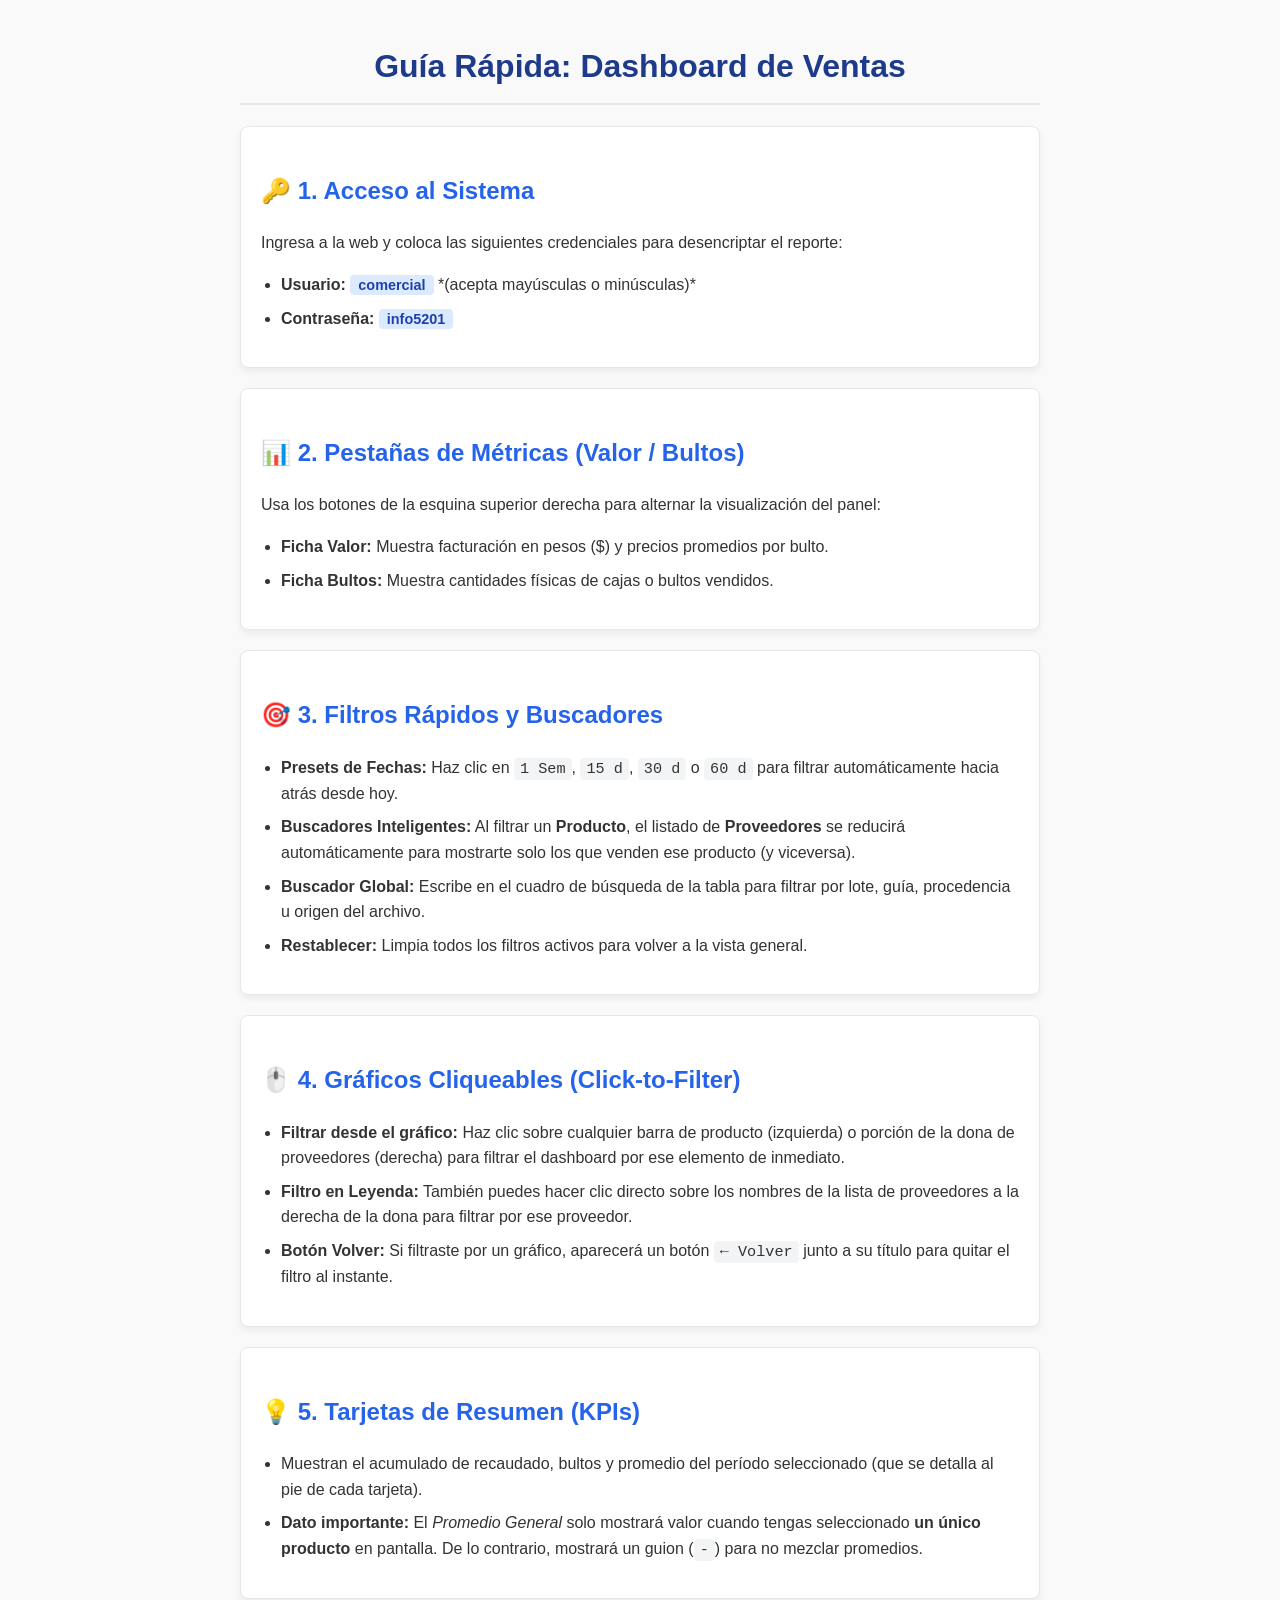
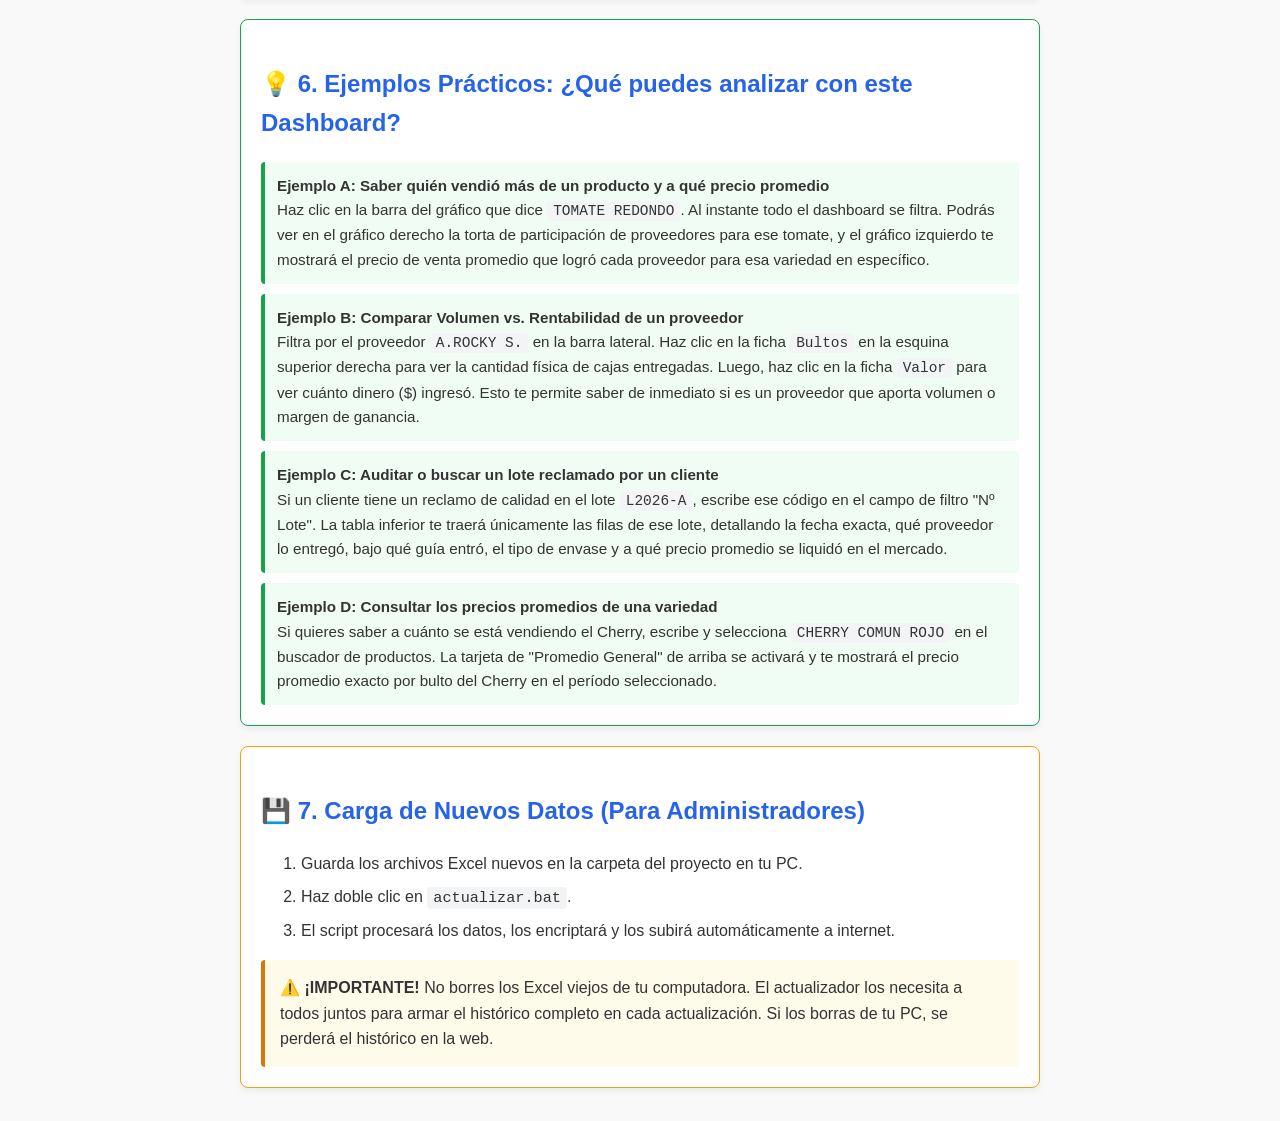
<file: manual de uso.html>
<!DOCTYPE html>
<html lang="es">
<head>
  <meta charset="UTF-8">
  <title>Manual de Usuario - Diario de Ventas MCBA</title>
  <style>
    body {
      font-family: 'Segoe UI', Tahoma, Geneva, Verdana, sans-serif;
      line-height: 1.6;
      color: #333;
      max-width: 800px;
      margin: 0 auto;
      padding: 20px;
      background-color: #f9f9f9;
    }
    h1 {
      color: #1e3a8a;
      border-bottom: 2px solid #e5e7eb;
      padding-bottom: 10px;
      text-align: center;
    }
    h2 {
      color: #2563eb;
      margin-top: 25px;
    }
    .card {
      background: white;
      padding: 20px;
      border-radius: 8px;
      box-shadow: 0 4px 6px rgba(0,0,0,0.05);
      margin-bottom: 20px;
      border: 1px solid #e5e7eb;
    }
    .badge {
      background-color: #dbeafe;
      color: #1e40af;
      padding: 2px 8px;
      border-radius: 4px;
      font-size: 0.9em;
      font-weight: bold;
    }
    .warning {
      background-color: #fffbeb;
      border-left: 4px solid #d97706;
      padding: 15px;
      border-radius: 4px;
      margin-top: 15px;
    }
    ul {
      padding-left: 20px;
    }
    li {
      margin-bottom: 8px;
    }
    code {
      background: #f3f4f6;
      padding: 2px 6px;
      border-radius: 4px;
      font-family: Consolas, monospace;
      font-size: 0.95em;
    }
    .example-box {
      background-color: #f0fdf4;
      border-left: 4px solid #16a34a;
      padding: 12px;
      margin-top: 10px;
      border-radius: 4px;
      font-size: 0.95em;
    }
  </style>
</head>
<body>
  <h1>Guía Rápida: Dashboard de Ventas</h1>
  
  <div class="card">
    <h2>🔑 1. Acceso al Sistema</h2>
    <p>Ingresa a la web y coloca las siguientes credenciales para desencriptar el reporte:</p>
    <ul>
      <li><strong>Usuario:</strong> <span class="badge">comercial</span> *(acepta mayúsculas o minúsculas)*</li>
      <li><strong>Contraseña:</strong> <span class="badge">info5201</span></li>
    </ul>
  </div>

  <div class="card">
    <h2>📊 2. Pestañas de Métricas (Valor / Bultos)</h2>
    <p>Usa los botones de la esquina superior derecha para alternar la visualización del panel:</p>
    <ul>
      <li><strong>Ficha Valor:</strong> Muestra facturación en pesos ($) y precios promedios por bulto.</li>
      <li><strong>Ficha Bultos:</strong> Muestra cantidades físicas de cajas o bultos vendidos.</li>
    </ul>
  </div>

  <div class="card">
    <h2>🎯 3. Filtros Rápidos y Buscadores</h2>
    <ul>
      <li><strong>Presets de Fechas:</strong> Haz clic en <code>1 Sem</code>, <code>15 d</code>, <code>30 d</code> o <code>60 d</code> para filtrar automáticamente hacia atrás desde hoy.</li>
      <li><strong>Buscadores Inteligentes:</strong> Al filtrar un <strong>Producto</strong>, el listado de <strong>Proveedores</strong> se reducirá automáticamente para mostrarte solo los que venden ese producto (y viceversa).</li>
      <li><strong>Buscador Global:</strong> Escribe en el cuadro de búsqueda de la tabla para filtrar por lote, guía, procedencia u origen del archivo.</li>
      <li><strong>Restablecer:</strong> Limpia todos los filtros activos para volver a la vista general.</li>
    </ul>
  </div>

  <div class="card">
    <h2>🖱️ 4. Gráficos Cliqueables (Click-to-Filter)</h2>
    <ul>
      <li><strong>Filtrar desde el gráfico:</strong> Haz clic sobre cualquier barra de producto (izquierda) o porción de la dona de proveedores (derecha) para filtrar el dashboard por ese elemento de inmediato.</li>
      <li><strong>Filtro en Leyenda:</strong> También puedes hacer clic directo sobre los nombres de la lista de proveedores a la derecha de la dona para filtrar por ese proveedor.</li>
      <li><strong>Botón Volver:</strong> Si filtraste por un gráfico, aparecerá un botón <code>← Volver</code> junto a su título para quitar el filtro al instante.</li>
    </ul>
  </div>

  <div class="card">
    <h2>💡 5. Tarjetas de Resumen (KPIs)</h2>
    <ul>
      <li>Muestran el acumulado de recaudado, bultos y promedio del período seleccionado (que se detalla al pie de cada tarjeta).</li>
      <li><strong>Dato importante:</strong> El <em>Promedio General</em> solo mostrará valor cuando tengas seleccionado <strong>un único producto</strong> en pantalla. De lo contrario, mostrará un guion (<code>-</code>) para no mezclar promedios.</li>
    </ul>
  </div>

  <div class="card" style="border-color: #16a34a;">
    <h2>💡 6. Ejemplos Prácticos: ¿Qué puedes analizar con este Dashboard?</h2>
    
    <div class="example-box">
      <strong>Ejemplo A: Saber quién vendió más de un producto y a qué precio promedio</strong>
      <br>Haz clic en la barra del gráfico que dice <code>TOMATE REDONDO</code>. Al instante todo el dashboard se filtra. Podrás ver en el gráfico derecho la torta de participación de proveedores para ese tomate, y el gráfico izquierdo te mostrará el precio de venta promedio que logró cada proveedor para esa variedad en específico.
    </div>

    <div class="example-box">
      <strong>Ejemplo B: Comparar Volumen vs. Rentabilidad de un proveedor</strong>
      <br>Filtra por el proveedor <code>A.ROCKY S.</code> en la barra lateral. Haz clic en la ficha <code>Bultos</code> en la esquina superior derecha para ver la cantidad física de cajas entregadas. Luego, haz clic en la ficha <code>Valor</code> para ver cuánto dinero ($) ingresó. Esto te permite saber de inmediato si es un proveedor que aporta volumen o margen de ganancia.
    </div>

    <div class="example-box">
      <strong>Ejemplo C: Auditar o buscar un lote reclamado por un cliente</strong>
      <br>Si un cliente tiene un reclamo de calidad en el lote <code>L2026-A</code>, escribe ese código en el campo de filtro "Nº Lote". La tabla inferior te traerá únicamente las filas de ese lote, detallando la fecha exacta, qué proveedor lo entregó, bajo qué guía entró, el tipo de envase y a qué precio promedio se liquidó en el mercado.
    </div>

    <div class="example-box">
      <strong>Ejemplo D: Consultar los precios promedios de una variedad</strong>
      <br>Si quieres saber a cuánto se está vendiendo el Cherry, escribe y selecciona <code>CHERRY COMUN ROJO</code> en el buscador de productos. La tarjeta de "Promedio General" de arriba se activará y te mostrará el precio promedio exacto por bulto del Cherry en el período seleccionado.
    </div>
  </div>

  <div class="card" style="border-color: #f59e0b;">
    <h2>💾 7. Carga de Nuevos Datos (Para Administradores)</h2>
    <ol>
      <li>Guarda los archivos Excel nuevos en la carpeta del proyecto en tu PC.</li>
      <li>Haz doble clic en <code>actualizar.bat</code>.</li>
      <li>El script procesará los datos, los encriptará y los subirá automáticamente a internet.</li>
    </ol>
    <div class="warning">
      <strong>⚠️ ¡IMPORTANTE!</strong> No borres los Excel viejos de tu computadora. El actualizador los necesita a todos juntos para armar el histórico completo en cada actualización. Si los borras de tu PC, se perderá el histórico en la web.
    </div>
  </div>
</body>
</html>
</file>
